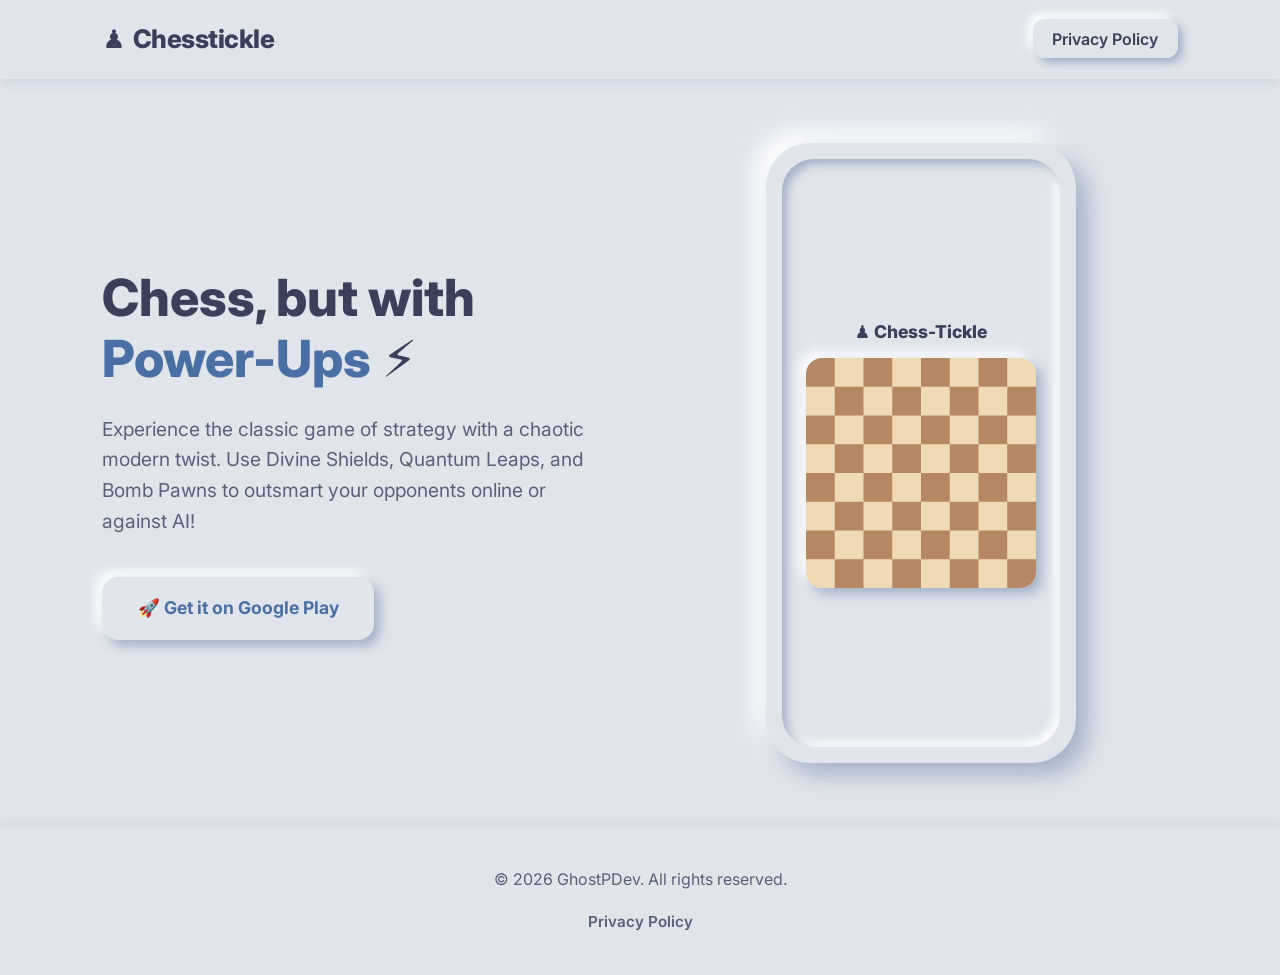
<file: index.html>
<!DOCTYPE html>
<html lang="en">
<head>
    <meta charset="UTF-8">
    <meta name="viewport" content="width=device-width, initial-scale=1.0">
    <title>Chesstickle - Chess with Power-Ups</title>
    <link rel="stylesheet" href="styles.css">
    <link href="https://fonts.googleapis.com/css2?family=Inter:wght@400;600;700;800&display=swap" rel="stylesheet">
</head>
<body>
    <nav class="navbar">
        <div class="logo">
            <span>♟️</span> Chesstickle
        </div>
        <div class="nav-links">
            <a href="privacy.html" class="nav-link">Privacy Policy</a>
        </div>
    </nav>

    <main class="hero">
        <div class="hero-content">
            <h1 class="hero-title">Chess, but with <span class="highlight">Power-Ups</span> ⚡</h1>
            <p class="hero-subtitle">Experience the classic game of strategy with a chaotic modern twist. Use Divine Shields, Quantum Leaps, and Bomb Pawns to outsmart your opponents online or against AI!</p>
            <div class="cta-group">
                <a href="https://play.google.com/store/apps/details?id=com.Ghostind.Chesstickle" class="btn btn-primary" target="_blank">🚀 Get it on Google Play</a>
            </div>
        </div>
        <div class="hero-image">
            <div class="mockup">
                <div class="mockup-screen">
                    <div style="font-weight: 800; color: #3A405A; margin-bottom: 12px; font-size: 1.1rem;">♟️ Chess-Tickle</div>
                    <div class="mockup-board"></div>
                </div>
            </div>
        </div>
    </main>

    <footer>
        <p>&copy; <script>document.write(new Date().getFullYear());</script> GhostPDev. All rights reserved.</p>
        <div class="footer-links">
            <a href="privacy.html">Privacy Policy</a>
        </div>
    </footer>
</body>
</html>
</file>
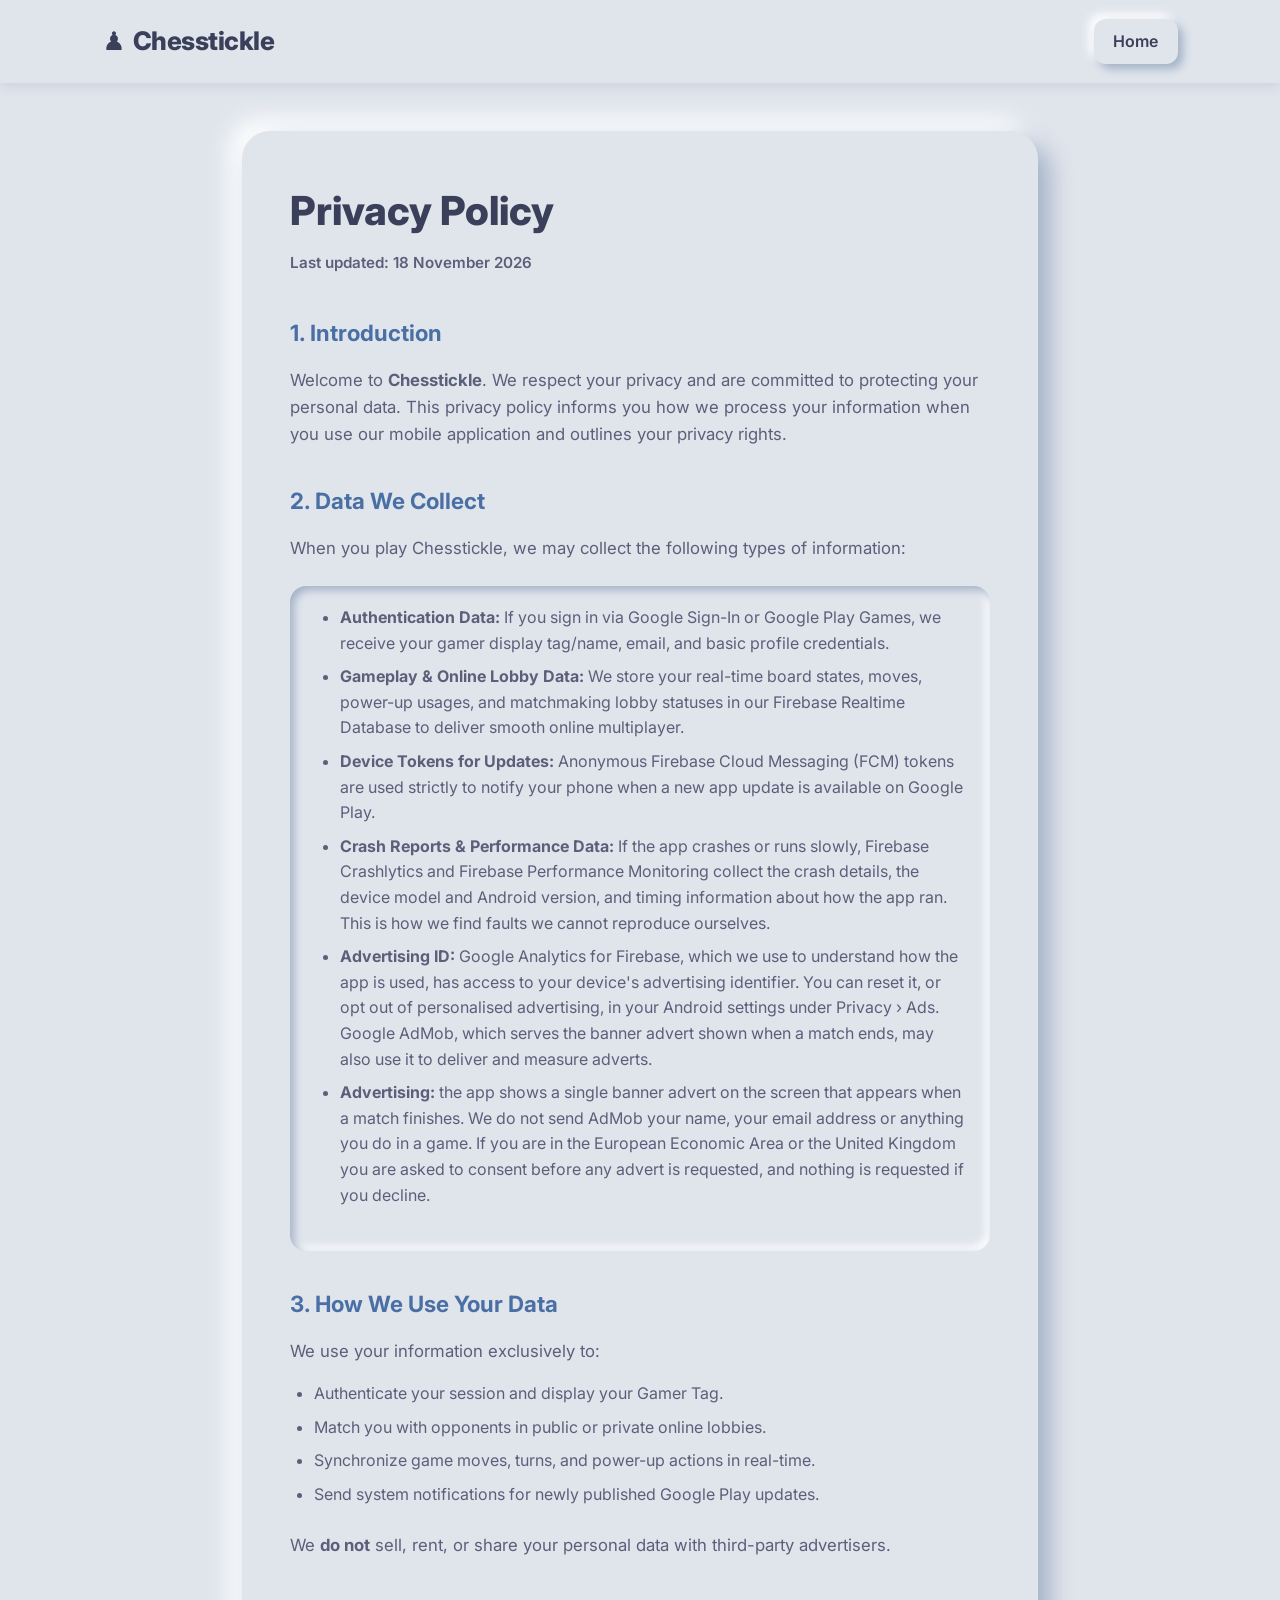
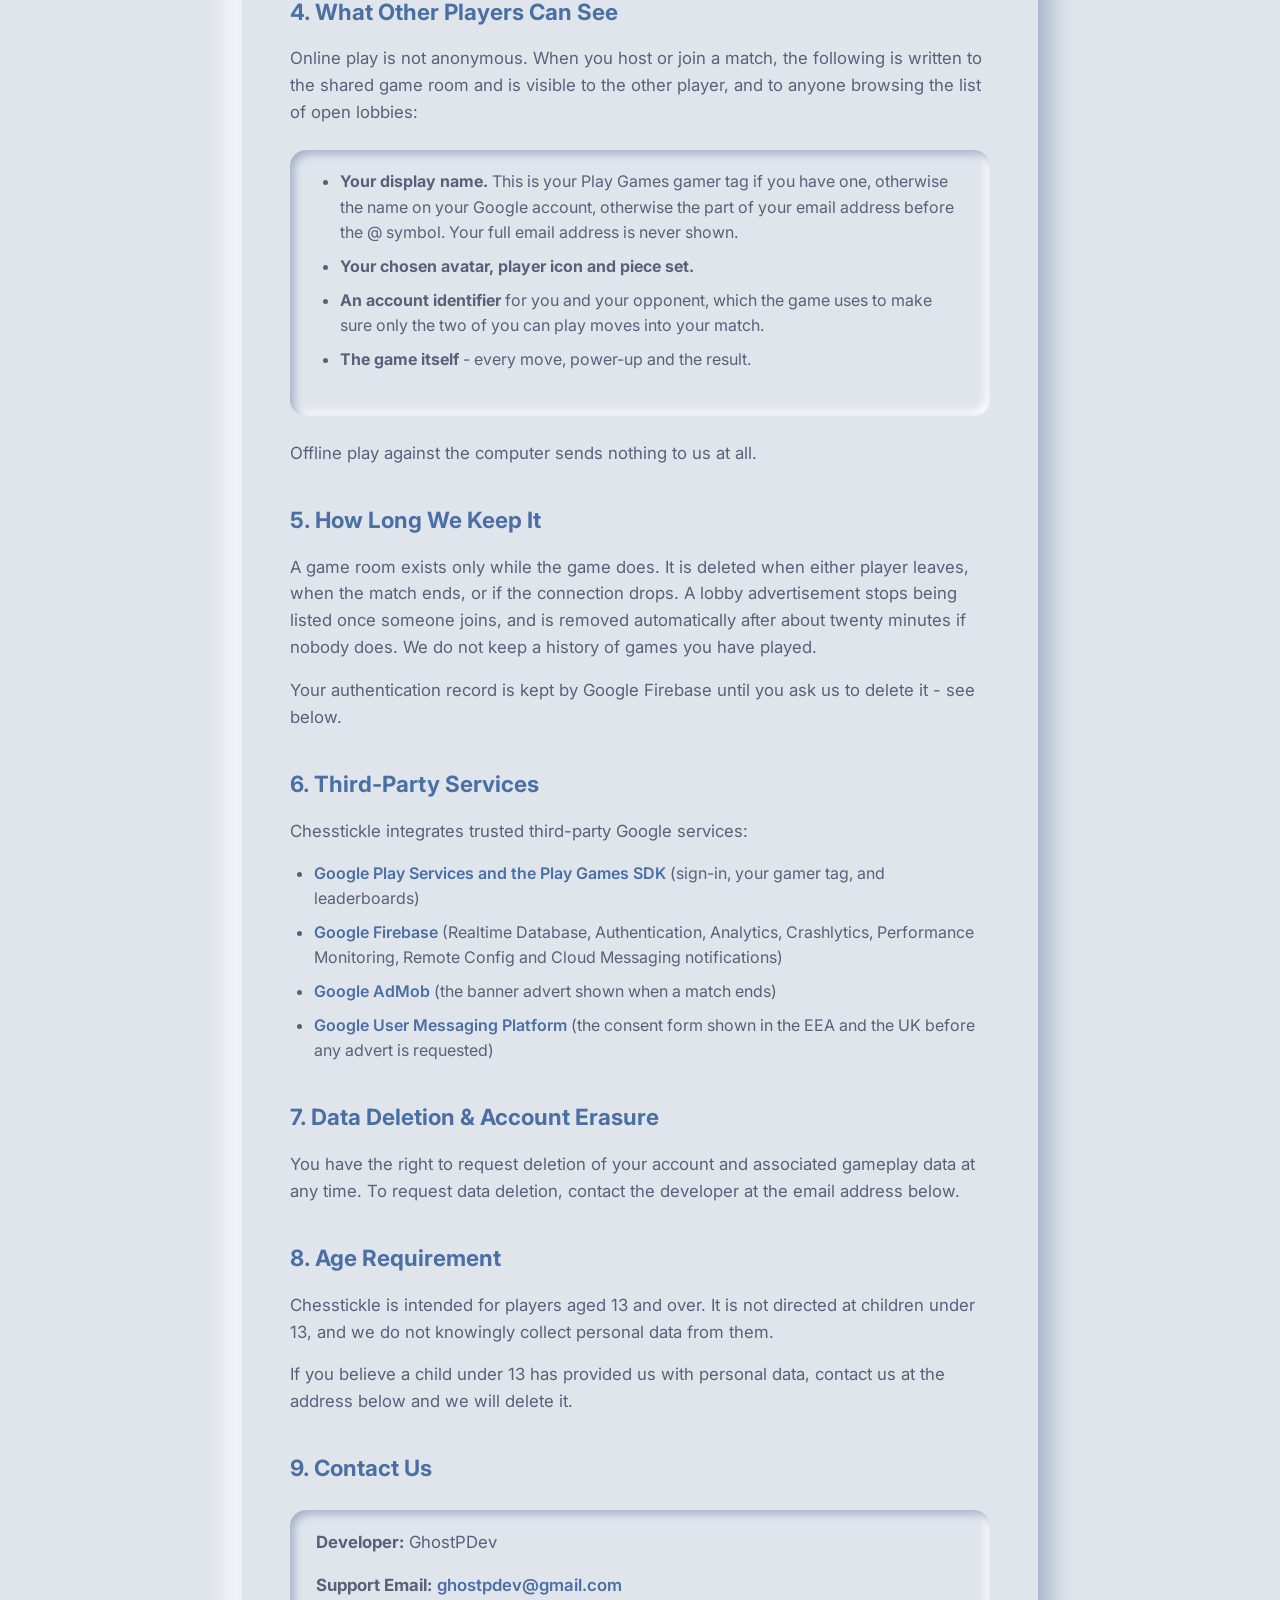
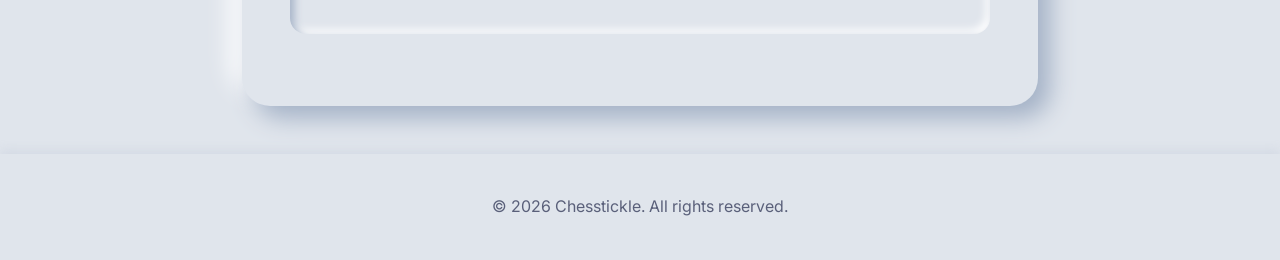
<file: privacy.html>
<!DOCTYPE html>
<html lang="en">
<head>
    <meta charset="UTF-8">
    <meta name="viewport" content="width=device-width, initial-scale=1.0">
    <title>Chesstickle - Privacy Policy</title>
    <link rel="stylesheet" href="styles.css">
    <link href="https://fonts.googleapis.com/css2?family=Inter:wght@400;600;700;800&display=swap" rel="stylesheet">
</head>
<body>
    <nav class="navbar">
        <div class="logo">
            <span>♟️</span> Chesstickle
        </div>
        <a href="index.html" class="nav-link">Home</a>
    </nav>

    <main class="container">
        <section class="policy-card">
            <h1>Privacy Policy</h1>
            <p class="last-updated">Last updated: 18 November 2026</p>

            <div class="content">
                <h2>1. Introduction</h2>
                <p>Welcome to <strong>Chesstickle</strong>. We respect your privacy and are committed to protecting your personal data. This privacy policy informs you how we process your information when you use our mobile application and outlines your privacy rights.</p>

                <h2>2. Data We Collect</h2>
                <p>When you play Chesstickle, we may collect the following types of information:</p>
                <div class="neu-inset-box">
                    <ul>
                        <li><strong>Authentication Data:</strong> If you sign in via Google Sign-In or Google Play Games, we receive your gamer display tag/name, email, and basic profile credentials.</li>
                        <li><strong>Gameplay & Online Lobby Data:</strong> We store your real-time board states, moves, power-up usages, and matchmaking lobby statuses in our Firebase Realtime Database to deliver smooth online multiplayer.</li>
                        <li><strong>Device Tokens for Updates:</strong> Anonymous Firebase Cloud Messaging (FCM) tokens are used strictly to notify your phone when a new app update is available on Google Play.</li>
                        <li><strong>Crash Reports &amp; Performance Data:</strong> If the app crashes or runs slowly, Firebase Crashlytics and Firebase Performance Monitoring collect the crash details, the device model and Android version, and timing information about how the app ran. This is how we find faults we cannot reproduce ourselves.</li>
                        <li><strong>Advertising ID:</strong> Google Analytics for Firebase, which we use to understand how the app is used, has access to your device's advertising identifier. You can reset it, or opt out of personalised advertising, in your Android settings under Privacy &rsaquo; Ads. Google AdMob, which serves the banner advert shown when a match ends, may also use it to deliver and measure adverts.</li>
          <li><strong>Advertising:</strong> the app shows a single banner advert on the screen that appears when a match finishes. We do not send AdMob your name, your email address or anything you do in a game. If you are in the European Economic Area or the United Kingdom you are asked to consent before any advert is requested, and nothing is requested if you decline.</li>
                    </ul>
                </div>

                <h2>3. How We Use Your Data</h2>
                <p>We use your information exclusively to:</p>
                <ul>
                    <li>Authenticate your session and display your Gamer Tag.</li>
                    <li>Match you with opponents in public or private online lobbies.</li>
                    <li>Synchronize game moves, turns, and power-up actions in real-time.</li>
                    <li>Send system notifications for newly published Google Play updates.</li>
                </ul>
                <p>We <strong>do not</strong> sell, rent, or share your personal data with third-party advertisers.</p>

                <h2>4. What Other Players Can See</h2>
                <p>Online play is not anonymous. When you host or join a match, the following is written to the shared game room and is visible to the other player, and to anyone browsing the list of open lobbies:</p>
                <div class="neu-inset-box">
                    <ul>
                        <li><strong>Your display name.</strong> This is your Play Games gamer tag if you have one, otherwise the name on your Google account, otherwise the part of your email address before the @ symbol. Your full email address is never shown.</li>
                        <li><strong>Your chosen avatar, player icon and piece set.</strong></li>
                        <li><strong>An account identifier</strong> for you and your opponent, which the game uses to make sure only the two of you can play moves into your match.</li>
                        <li><strong>The game itself</strong> - every move, power-up and the result.</li>
                    </ul>
                </div>
                <p>Offline play against the computer sends nothing to us at all.</p>

                <h2>5. How Long We Keep It</h2>
                <p>A game room exists only while the game does. It is deleted when either player leaves, when the match ends, or if the connection drops. A lobby advertisement stops being listed once someone joins, and is removed automatically after about twenty minutes if nobody does. We do not keep a history of games you have played.</p>
                <p>Your authentication record is kept by Google Firebase until you ask us to delete it - see below.</p>

                <h2>6. Third-Party Services</h2>
                <p>Chesstickle integrates trusted third-party Google services:</p>
                <ul>
                    <li><a href="https://policies.google.com/privacy" target="_blank">Google Play Services and the Play Games SDK</a> (sign-in, your gamer tag, and leaderboards)</li>
                    <li><a href="https://firebase.google.com/support/privacy" target="_blank">Google Firebase</a> (Realtime Database, Authentication, Analytics, Crashlytics, Performance Monitoring, Remote Config and Cloud Messaging notifications)</li>
                    <li><a href="https://support.google.com/admob/answer/6128543" target="_blank">Google AdMob</a> (the banner advert shown when a match ends)</li>
                    <li><a href="https://developers.google.com/admob/umt" target="_blank">Google User Messaging Platform</a> (the consent form shown in the EEA and the UK before any advert is requested)</li>
                </ul>

                <h2 id="data-deletion">7. Data Deletion &amp; Account Erasure</h2>
                <p>You have the right to request deletion of your account and associated gameplay data at any time. To request data deletion, contact the developer at the email address below.</p>

                <h2>8. Age Requirement</h2>
                <p>Chesstickle is intended for players aged 13 and over. It is not directed at children under 13, and we do not knowingly collect personal data from them.</p>
                <p>If you believe a child under 13 has provided us with personal data, contact us at the address below and we will delete it.</p>

                <h2>9. Contact Us</h2>
                <div class="neu-inset-box">
                    <p><strong>Developer:</strong> GhostPDev</p>
                    <p><strong>Support Email:</strong> <a href="mailto:ghostpdev@gmail.com">ghostpdev@gmail.com</a></p>
                </div>
            </div>
        </section>
    </main>

    <footer>
        <p>&copy; <script>document.write(new Date().getFullYear());</script> Chesstickle. All rights reserved.</p>
    </footer>
</body>
</html>
</file>
<file: styles.css>
:root {
    --bg-color: #E0E5EC;
    --card-bg: #E0E5EC;
    --text-primary: #3A405A;
    --text-secondary: #5A607A;
    --accent-color: #4A6FA5;
    --accent-hover: #3B5984;
    --light-shadow: #FFFFFF;
    --dark-shadow: #A3B1C6;
    --green-accent: #2E7D32;
}

* {
    margin: 0;
    padding: 0;
    box-sizing: border-box;
}

body {
    font-family: 'Inter', system-ui, -apple-system, sans-serif;
    background-color: var(--bg-color);
    color: var(--text-primary);
    line-height: 1.6;
    min-height: 100vh;
    display: flex;
    flex-direction: column;
}

/* Navbar */
.navbar {
    display: flex;
    justify-content: space-between;
    align-items: center;
    padding: 1.2rem 8%;
    background-color: var(--bg-color);
    box-shadow: 0 4px 10px rgba(163, 177, 198, 0.3);
    position: sticky;
    top: 0;
    z-index: 100;
}

.logo {
    font-size: 1.6rem;
    font-weight: 800;
    color: var(--text-primary);
    letter-spacing: -0.5px;
    display: flex;
    align-items: center;
    gap: 8px;
}

.nav-link {
    color: var(--text-primary);
    text-decoration: none;
    font-weight: 600;
    padding: 0.6rem 1.2rem;
    border-radius: 12px;
    background: var(--bg-color);
    box-shadow: 5px 5px 10px var(--dark-shadow), -5px -5px 10px var(--light-shadow);
    transition: all 0.2s ease;
}

.nav-link:hover {
    box-shadow: inset 3px 3px 6px var(--dark-shadow), inset -3px -3px 6px var(--light-shadow);
    color: var(--accent-color);
}

/* Hero Section */
.hero {
    display: flex;
    align-items: center;
    justify-content: space-between;
    padding: 4rem 8%;
    flex: 1;
    gap: 3rem;
}

.hero-content {
    flex: 1;
    max-width: 600px;
}

.hero-title {
    font-size: 3.2rem;
    line-height: 1.2;
    margin-bottom: 1.5rem;
    font-weight: 800;
    color: var(--text-primary);
}

.highlight {
    color: var(--accent-color);
}

.hero-subtitle {
    font-size: 1.2rem;
    color: var(--text-secondary);
    margin-bottom: 2.5rem;
}

.btn {
    display: inline-block;
    padding: 1.1rem 2.2rem;
    border-radius: 16px;
    font-weight: 700;
    font-size: 1.1rem;
    text-decoration: none;
    transition: all 0.2s ease;
    cursor: pointer;
}

.btn-primary {
    background: var(--bg-color);
    color: var(--accent-color);
    box-shadow: 6px 6px 12px var(--dark-shadow), -6px -6px 12px var(--light-shadow);
}

.btn-primary:hover {
    box-shadow: inset 4px 4px 8px var(--dark-shadow), inset -4px -4px 8px var(--light-shadow);
    color: var(--accent-hover);
}

/* Neumorphic Phone Mockup */
.hero-image {
    flex: 1;
    display: flex;
    justify-content: center;
}

.mockup {
    width: 310px;
    height: 620px;
    background-color: var(--bg-color);
    border-radius: 44px;
    padding: 16px;
    box-shadow: 12px 12px 24px var(--dark-shadow), -12px -12px 24px var(--light-shadow);
    display: flex;
    align-items: center;
    justify-content: center;
}

.mockup-screen {
    width: 100%;
    height: 100%;
    background-color: #E0E5EC;
    border-radius: 32px;
    overflow: hidden;
    display: flex;
    flex-direction: column;
    align-items: center;
    justify-content: center;
    padding: 20px;
    box-shadow: inset 5px 5px 10px var(--dark-shadow), inset -5px -5px 10px var(--light-shadow);
}

.mockup-board {
    width: 230px;
    height: 230px;
    background: repeating-conic-gradient(
        #F0D9B5 0 90deg, 
        #B58863 0 180deg
    ) 0 0 / 57.5px 57.5px;
    border-radius: 16px;
    box-shadow: 6px 6px 12px var(--dark-shadow), -6px -6px 12px var(--light-shadow);
    transition: transform 0.4s cubic-bezier(0.175, 0.885, 0.32, 1.275);
}

.mockup-board:hover {
    transform: scale(1.05);
}

/* Policy Content */
.container {
    max-width: 860px;
    margin: 0 auto;
    padding: 3rem 2rem;
    flex: 1;
}

.policy-card {
    background-color: var(--bg-color);
    padding: 3rem;
    border-radius: 28px;
    box-shadow: 12px 12px 24px var(--dark-shadow), -12px -12px 24px var(--light-shadow);
}

.policy-card h1 {
    font-size: 2.5rem;
    font-weight: 800;
    margin-bottom: 0.5rem;
    color: var(--text-primary);
}

.last-updated {
    color: var(--text-secondary);
    margin-bottom: 2.5rem;
    font-size: 0.95rem;
    font-weight: 600;
}

.content h2 {
    color: var(--accent-color);
    margin: 2.2rem 0 1rem;
    font-size: 1.4rem;
    font-weight: 700;
}

.content p {
    margin-bottom: 1rem;
    color: var(--text-secondary);
    font-size: 1.05rem;
}

.content ul {
    margin-bottom: 1.5rem;
    padding-left: 1.5rem;
    color: var(--text-secondary);
}

.content li {
    margin-bottom: 0.5rem;
}

.content a {
    color: var(--accent-color);
    text-decoration: none;
    font-weight: 600;
}

.content a:hover {
    text-decoration: underline;
}

/* Neumorphic Callout Card */
.neu-inset-box {
    background: var(--bg-color);
    padding: 1.2rem 1.6rem;
    border-radius: 16px;
    box-shadow: inset 4px 4px 8px var(--dark-shadow), inset -4px -4px 8px var(--light-shadow);
    margin: 1.5rem 0;
}

/* Footer */
footer {
    text-align: center;
    padding: 2.5rem 2rem;
    color: var(--text-secondary);
    background-color: var(--bg-color);
    box-shadow: 0 -4px 10px rgba(163, 177, 198, 0.2);
    margin-top: auto;
}

.footer-links {
    margin-top: 1rem;
}

.footer-links a {
    color: var(--text-secondary);
    text-decoration: none;
    font-weight: 600;
    font-size: 0.95rem;
}

.footer-links a:hover {
    color: var(--accent-color);
}

/* Responsive */
@media (max-width: 768px) {
    .hero {
        flex-direction: column;
        text-align: center;
        padding: 2rem 5%;
    }
    
    .hero-title {
        font-size: 2.4rem;
    }
    
    .mockup {
        width: 270px;
        height: 540px;
    }

    .policy-card {
        padding: 1.8rem;
    }
}
</file>
